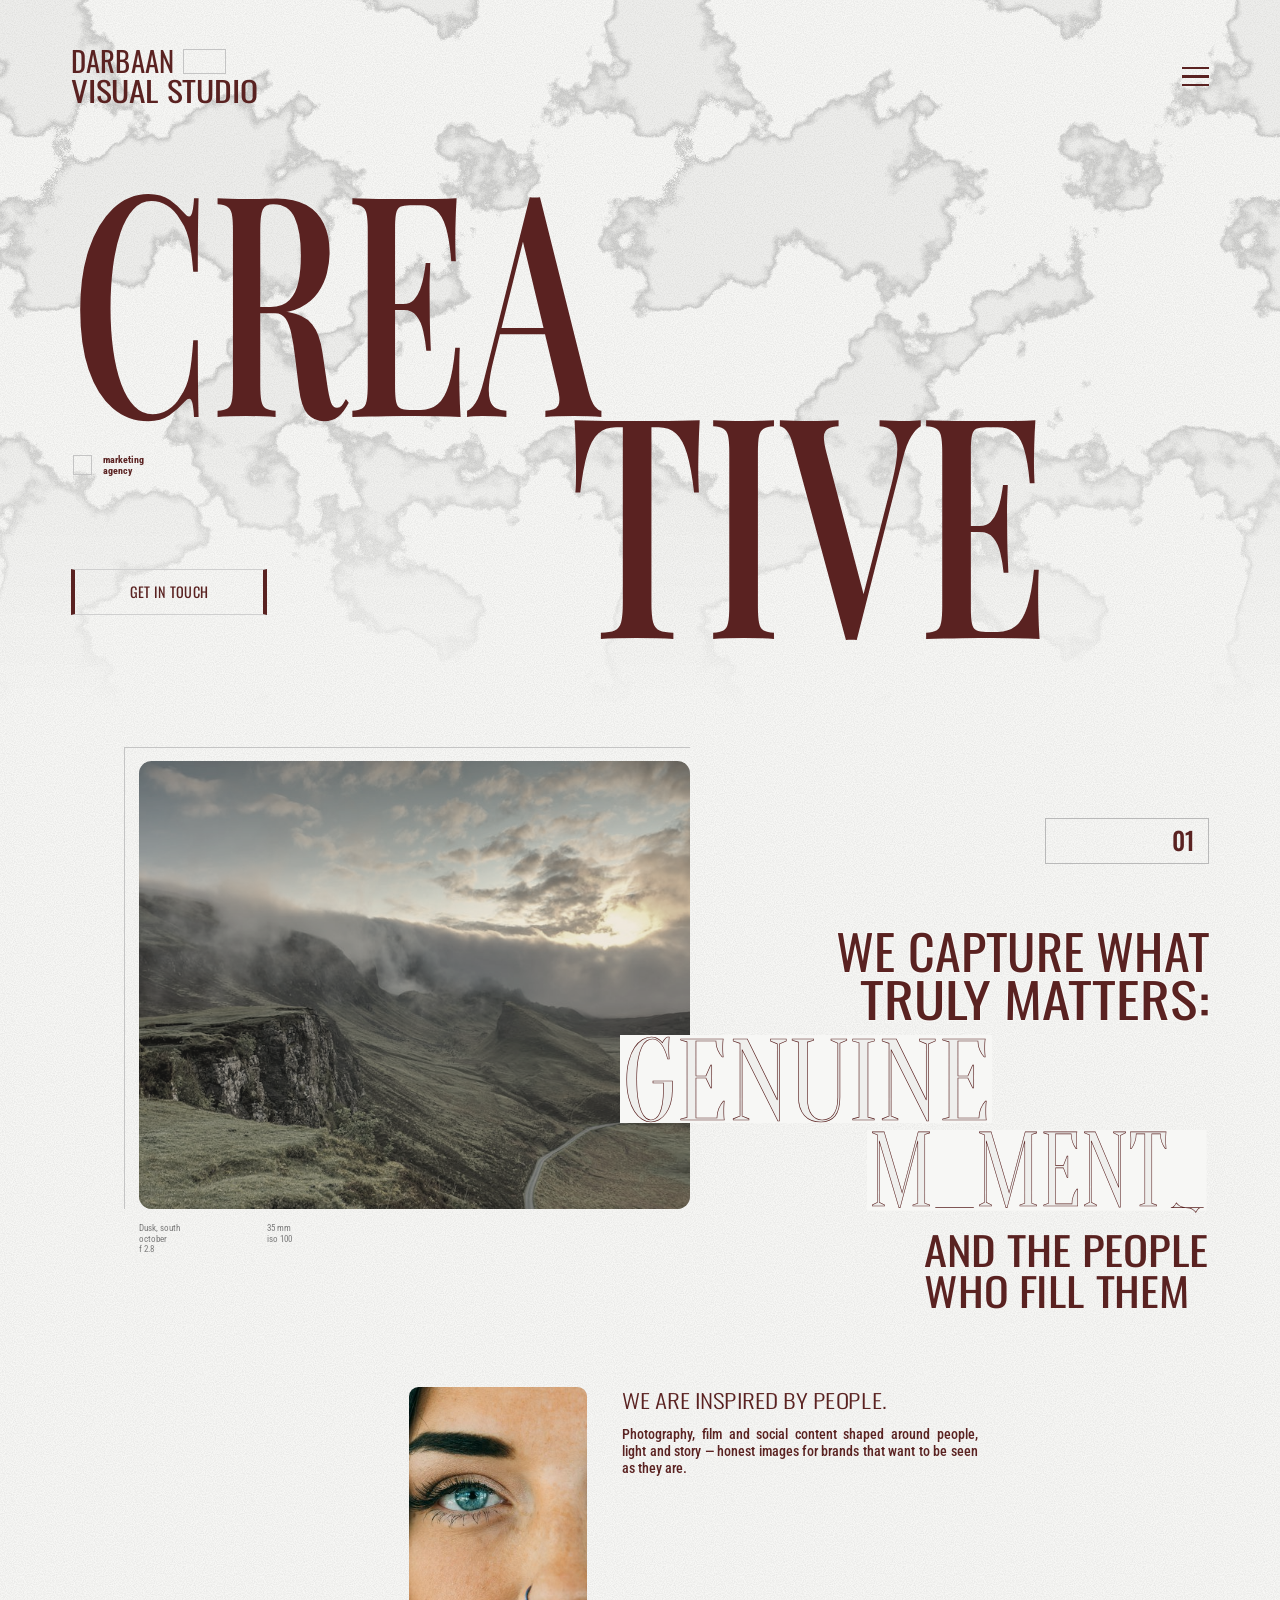
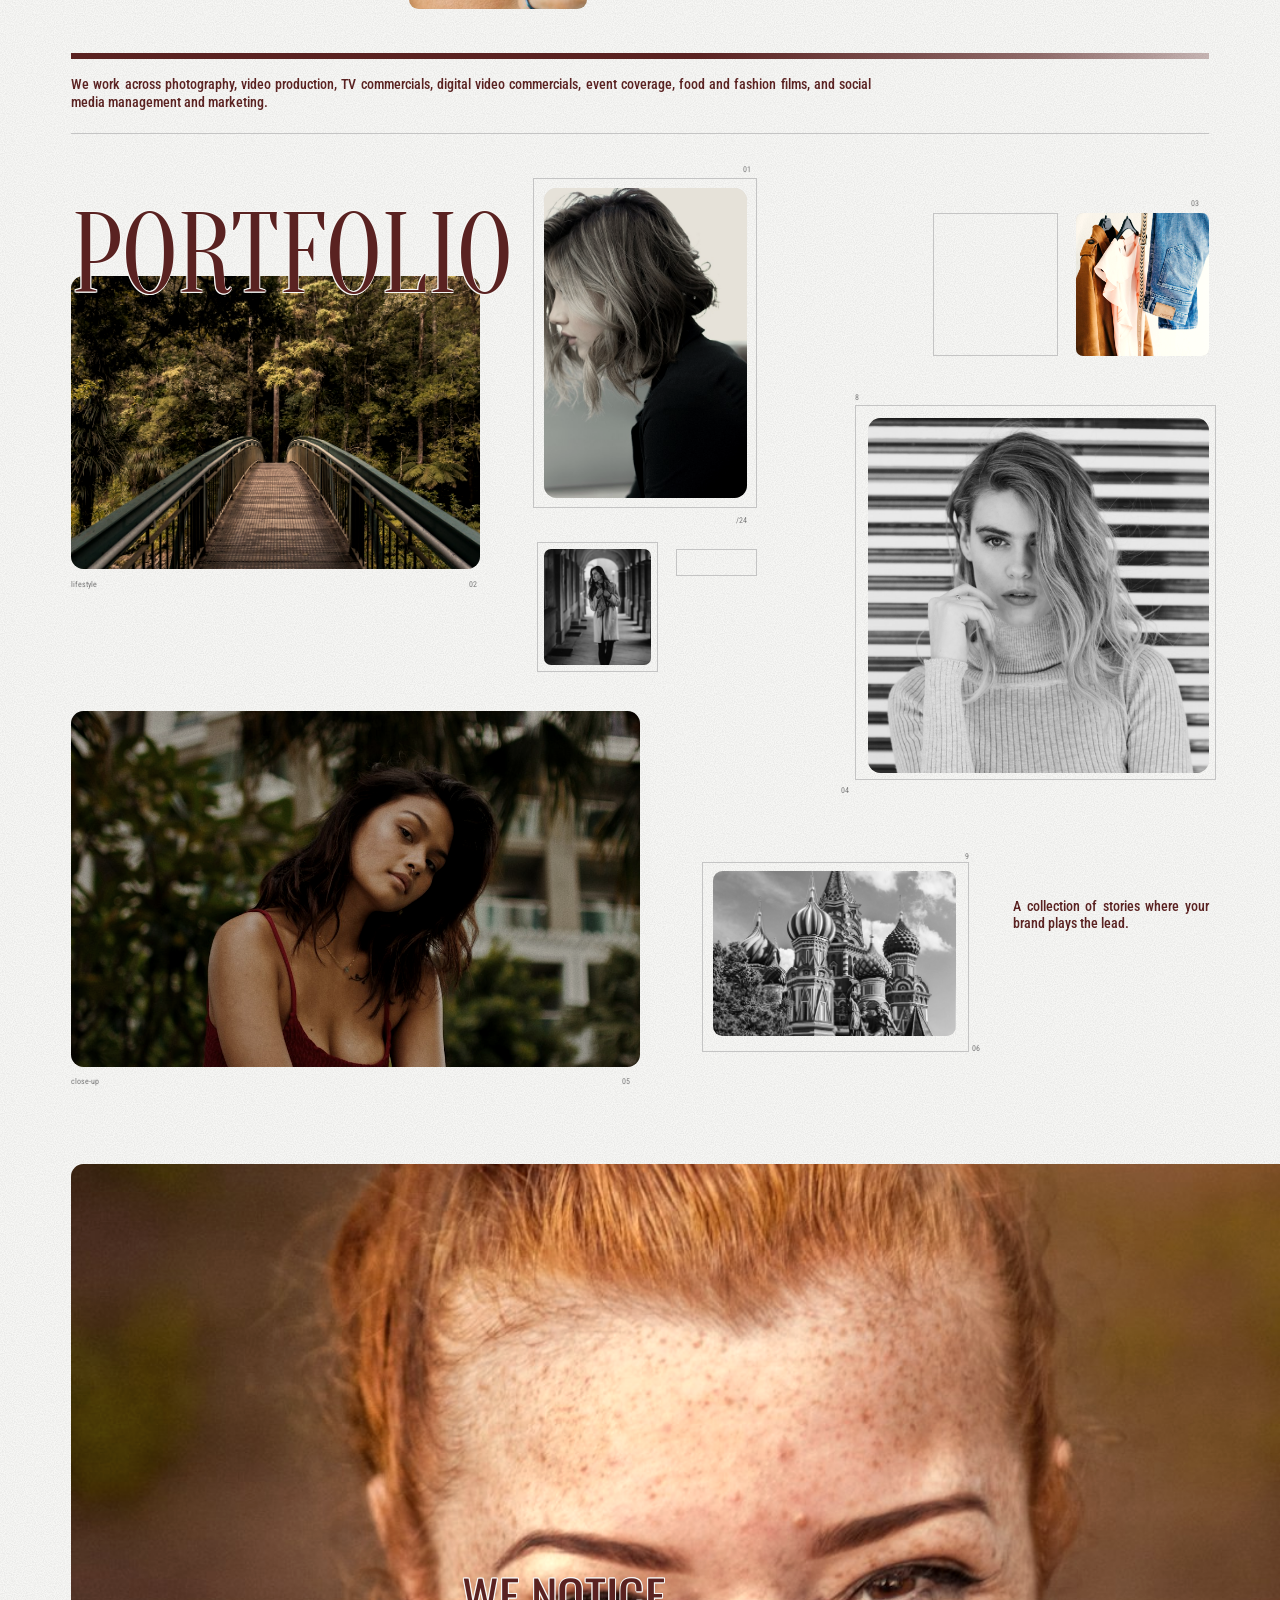
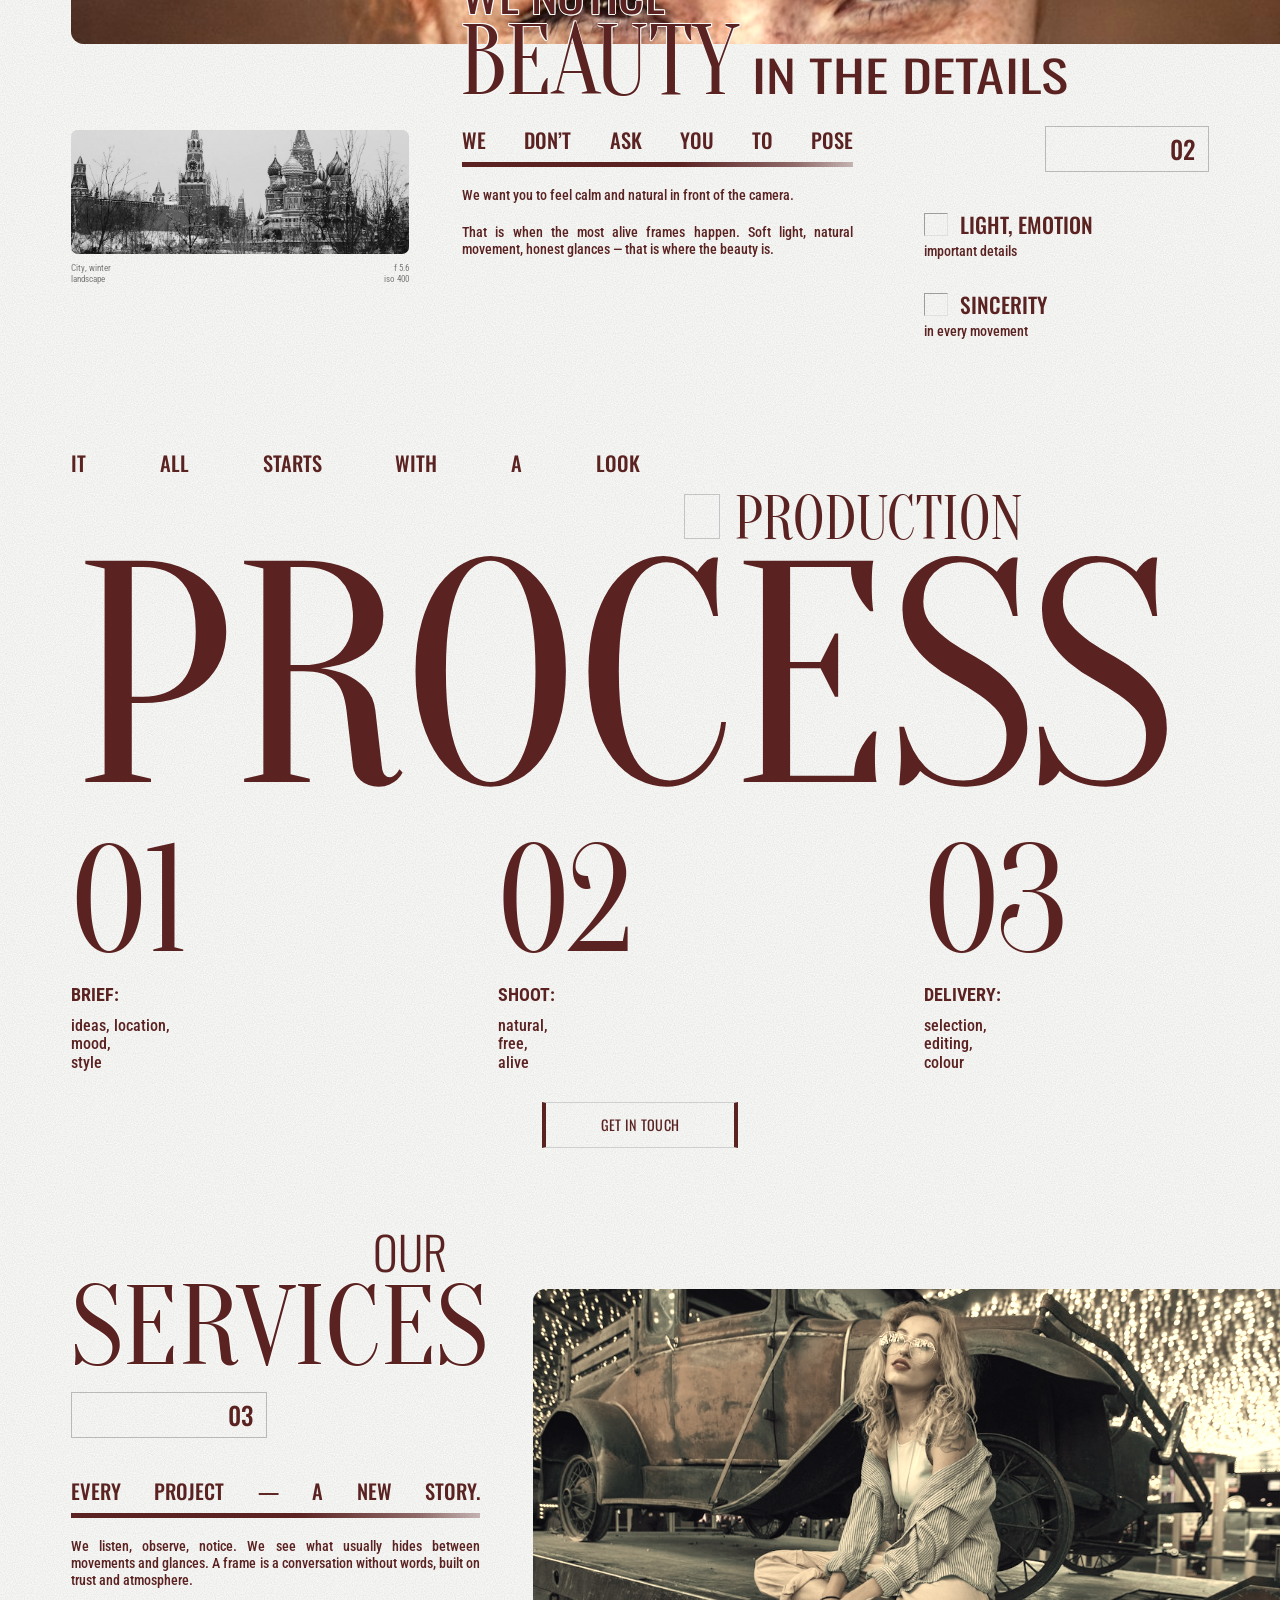
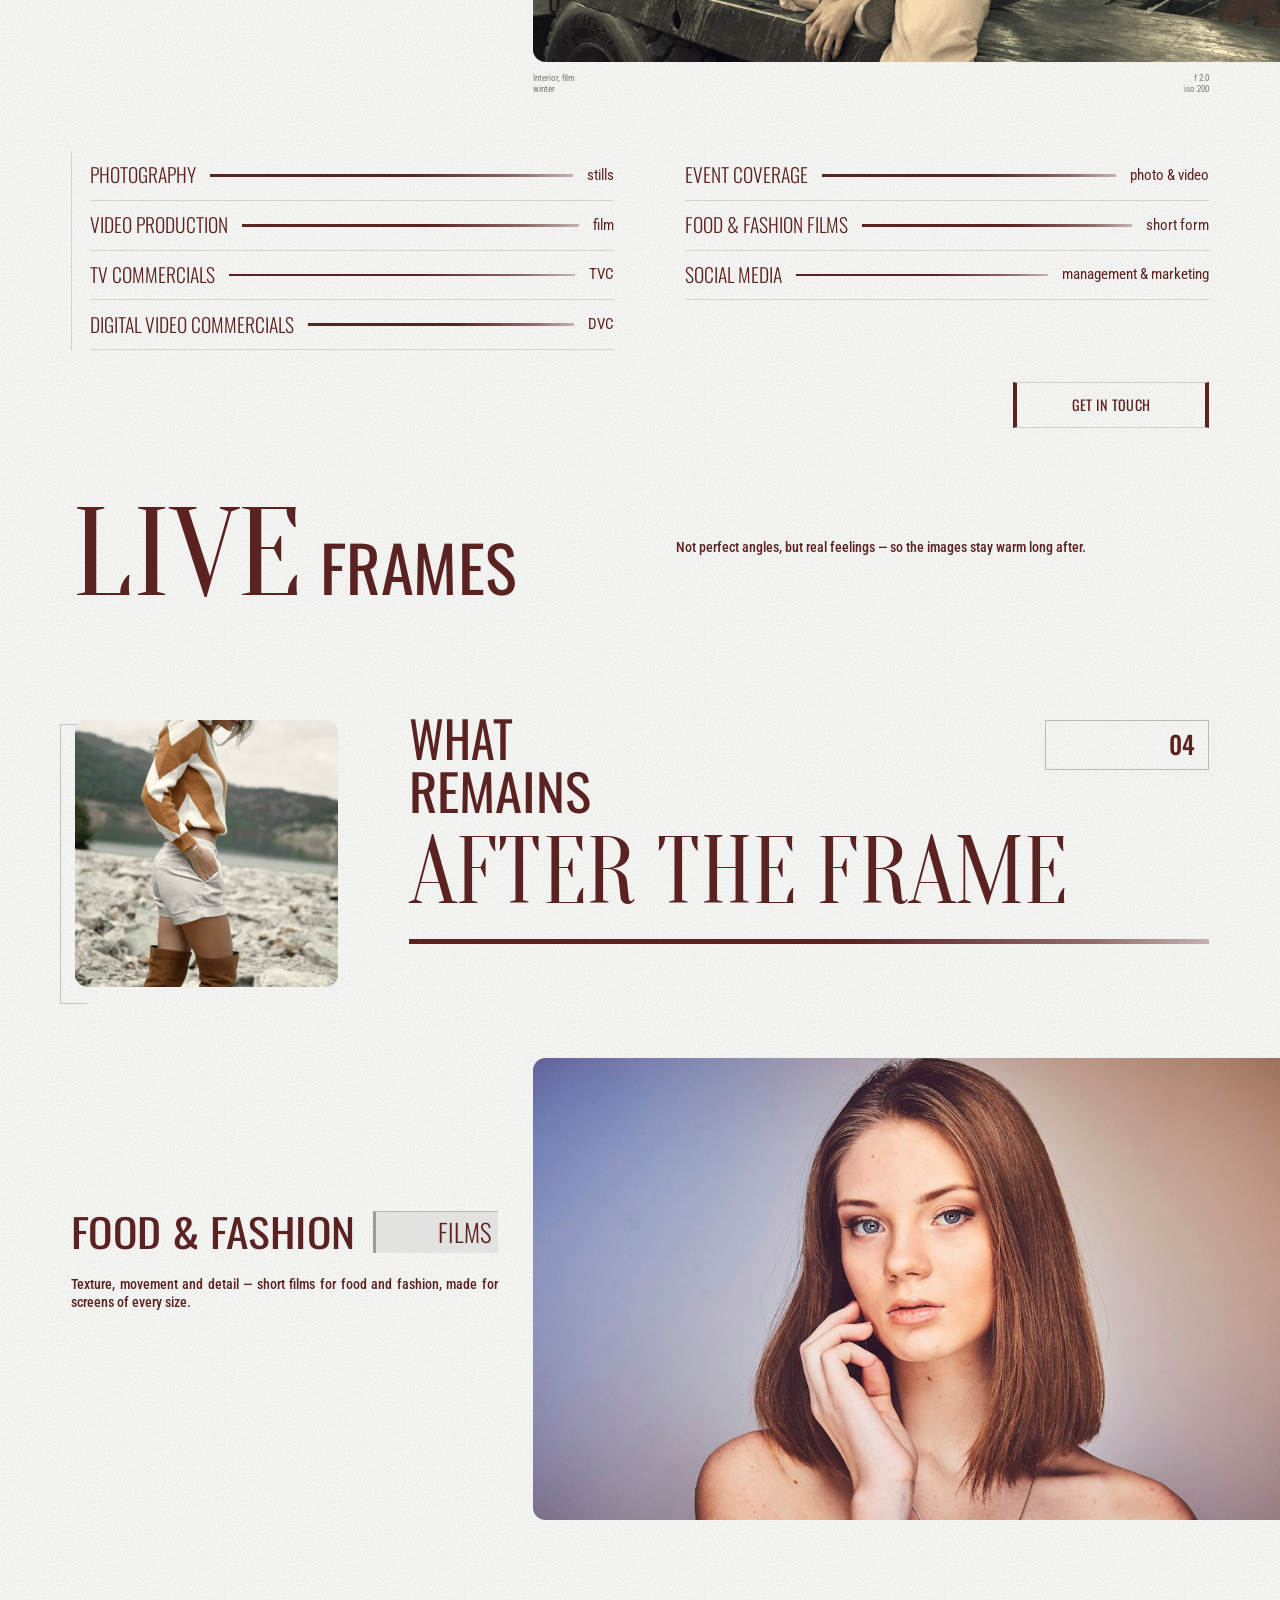
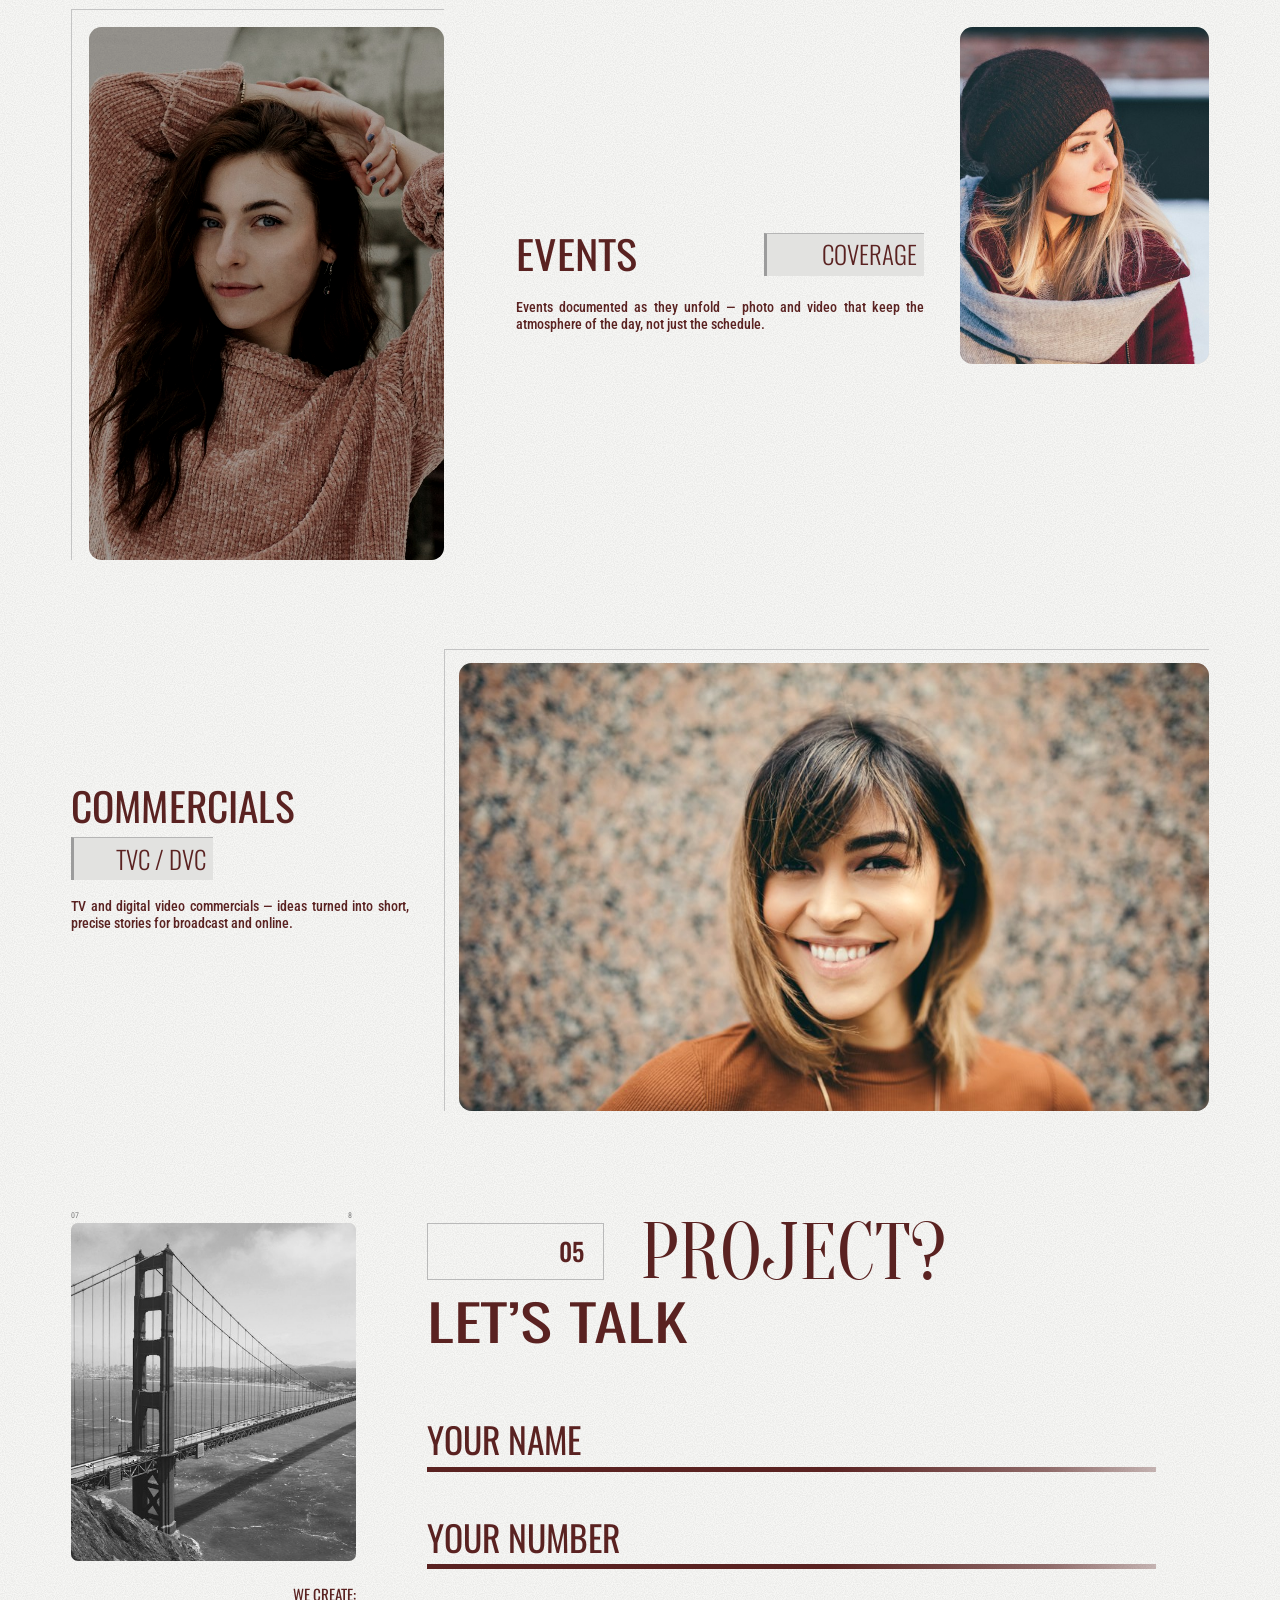
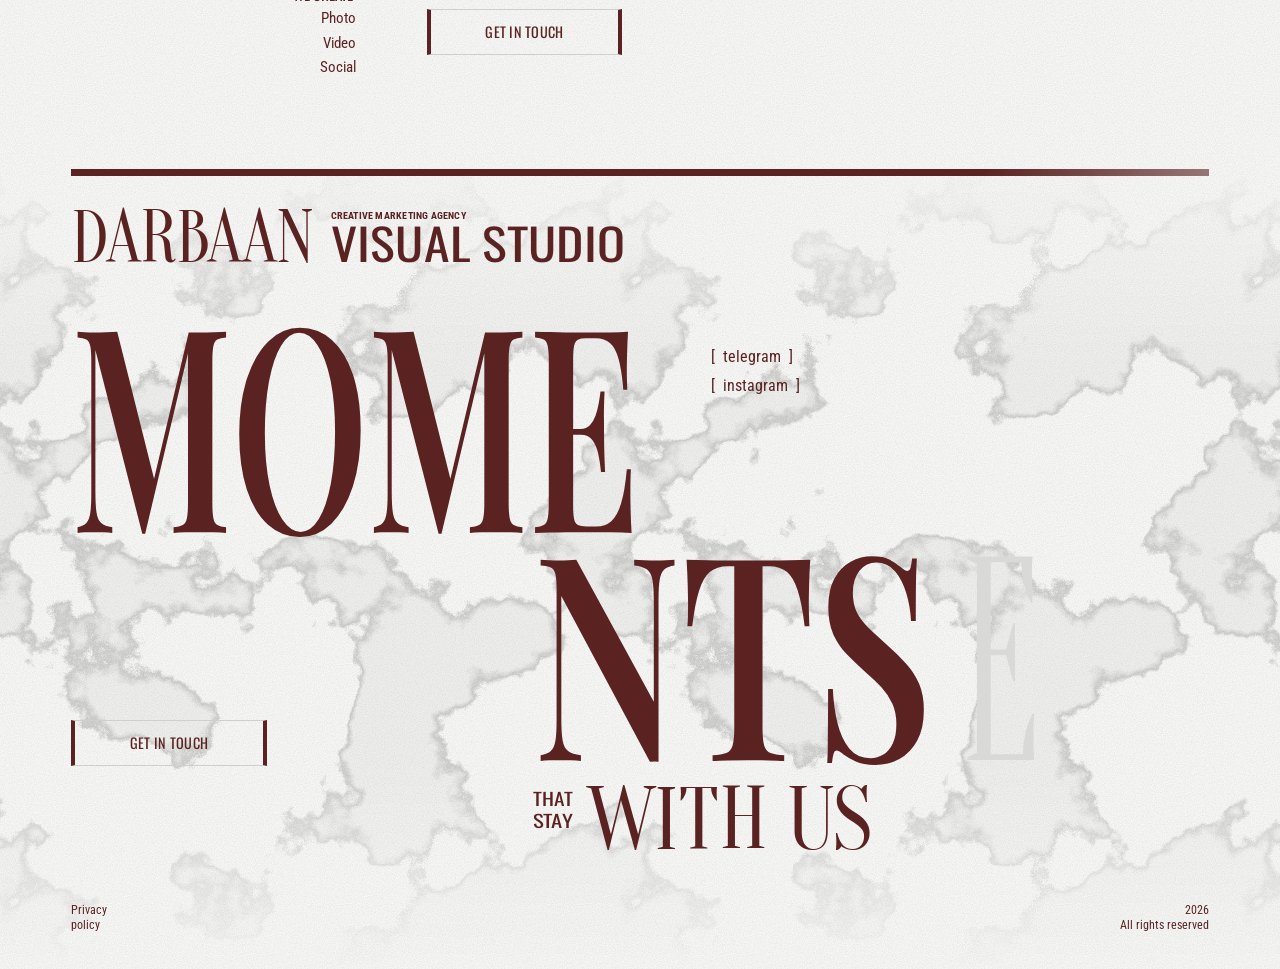
<file: index.html>
<!doctype html>
<html lang="en">
<head>
  <meta charset="utf-8">
  <meta name="viewport" content="width=device-width, initial-scale=1, viewport-fit=cover">
  <title>Darbaan Visual Studio — Creative Marketing Agency</title>
  <meta name="description" content="Darbaan Visual Studio — creative marketing agency. Photography, video production, TV and digital video commercials, event coverage, food and fashion films, social media management and marketing.">
  <meta name="theme-color" content="#F7F7F5">
  <link rel="preconnect" href="https://fonts.googleapis.com">
  <link rel="preconnect" href="https://fonts.gstatic.com" crossorigin>
  <link href="https://fonts.googleapis.com/css2?family=Oranienbaum&family=Oswald:wght@300;400;500&family=Playfair+Display:wght@600&family=Roboto+Condensed:wght@400;500;700&display=swap" rel="stylesheet">
  <link rel="stylesheet" href="css/style.css">
</head>
<body>
<!--
  Layout note: every block is placed on a design artboard.
    Mobile  (< 1024px): 375px artboard,  --x / --y / --w / --h,  section height --sh
    Desktop (≥ 1024px): 1440px artboard, --dx / --dy / --dw / --dh, section height --dsh
  1rem = 10 design px on either artboard and scales with the screen (see css/style.css).
  For headline words (.serif / .heavy / .sans) the y value is the top of the capitals,
  the h value their cap height and the w value the width the word is fitted to.
-->
<div class="page" id="top">

  <!-- ===================== 1. HERO ===================== -->
  <header class="s hero" style="--sh:400;--dsh:800">
    <div class="map" aria-hidden="true"></div>

    <a class="lockup" href="#top" aria-label="Darbaan Visual Studio — home">
      <span class="t sans" style="--x:21;--y:29;--h:18;--w:82;--dx:80;--dy:56;--dh:26;--dw:116">Darbaan</span>
      <span class="t sans" style="--x:21;--y:53;--h:18;--w:143;--dx:80;--dy:90;--dh:26;--dw:210">Visual Studio</span>
    </a>
    <span class="box frame" style="--x:108;--y:28;--w:30;--h:20;--dx:206;--dy:55;--dw:48;--dh:28"></span>

    <button class="burger box" style="--x:341;--y:42;--w:22;--h:16;--dx:1330;--dy:75;--dw:30;--dh:22" type="button" aria-label="Open menu" aria-expanded="false" aria-controls="menu">
      <span></span><span></span><span></span>
    </button>

    <h1 class="sr-only">Darbaan Visual Studio — Creative Marketing Agency</h1>
    <span class="t heavy" style="--x:15;--y:124;--h:95;--w:226;--dx:80;--dy:220;--dh:250;--dw:595" aria-hidden="true">Crea</span>
    <span class="t heavy" style="--x:141;--y:219;--h:92;--w:205;--dx:640;--dy:470;--dh:250;--dw:540" aria-hidden="true">tive</span>

    <span class="box frame" style="--x:22;--y:223;--w:15;--h:15;--dx:82;--dy:512;--dw:22;--dh:22"></span>
    <p class="cap cap--dark cap--b" style="--x:45;--y:222;--dx:116;--dy:511">marketing<br>agency</p>

    <a class="btn box" style="--x:139;--y:341;--w:104;--h:27;--dx:80;--dy:640;--dw:220;--dh:52" href="#contact">Get in touch</a>
  </header>

  <!-- Menu overlay -->
  <nav class="menu" id="menu" aria-label="Navigation" hidden>
    <ol class="menu__list">
      <li><a href="#about"><span>01</span>Studio</a></li>
      <li><a href="#portfolio"><span>—</span>Portfolio</a></li>
      <li><a href="#approach"><span>02</span>Approach</a></li>
      <li><a href="#services"><span>03</span>Services</a></li>
      <li><a href="#work"><span>04</span>Work</a></li>
      <li><a href="#contact"><span>05</span>Contact</a></li>
    </ol>
    <a class="btn menu__btn" href="#contact">Get in touch</a>
  </nav>

  <main>

    <!-- ===================== 2. INTRO ===================== -->
    <section class="s" id="about" style="--sh:550;--dsh:1180">
      <span class="box frame frame--tl" style="--x:25;--y:24;--w:248;--h:231;--dx:140;--dy:40;--dw:636;--dh:520"></span>
      <figure class="box ph" style="--x:33;--y:31;--w:240;--h:223;--dx:156;--dy:56;--dw:620;--dh:504">
        <img src="images/intro.jpg" alt="Mountains and sea at dusk" class="f-muted" style="object-position:50% 60%">
      </figure>

      <span class="box index" style="--x:286;--y:109;--w:74;--h:25;--dx:1176;--dy:120;--dw:184;--dh:52">01</span>

      <h2 class="sr-only">We capture what truly matters: genuine moments and the people who fill them</h2>
      <span class="t sans halo" style="--x:188;--y:148;--h:18;--w:172;--dx:940;--dy:250;--dh:44;--dw:420" aria-hidden="true">We capture what</span>
      <span class="t sans halo" style="--x:200;--y:168;--h:18;--w:160;--dx:968;--dy:304;--dh:44;--dw:392" aria-hidden="true">truly matters:</span>
      <span class="t serif hollow knock" style="--x:103;--y:193;--h:36;--w:164;--dx:700;--dy:368;--dh:92;--dw:419" aria-hidden="true">Genuine</span>
      <span class="t serif hollow knock" style="--x:214;--y:222;--h:32;--w:146;--dx:978;--dy:474;--dh:84;--dw:382" aria-hidden="true">moments</span>
      <span class="t sans" style="--x:161;--y:263;--h:16;--w:142;--dx:1040;--dy:590;--dh:36;--dw:320" aria-hidden="true">and the people</span>
      <span class="t sans" style="--x:161;--y:282;--h:16;--w:132;--dx:1040;--dy:636;--dh:36;--dw:298" aria-hidden="true">who fill them</span>

      <p class="cap" style="--x:33;--y:261;--dx:156;--dy:576">Dusk, south<br>october<br>f 2.8</p>
      <p class="cap" style="--x:124;--y:261;--dx:300;--dy:576">35 mm<br>iso 100</p>

      <figure class="box ph ph--s" style="--x:109;--y:332;--w:76;--h:95;--dx:460;--dy:760;--dw:200;--dh:250">
        <img src="images/eye.jpg" alt="Close-up of an eye" class="zoom-eye">
      </figure>
      <p class="t sans sans--soft" style="--x:195;--y:335;--h:10;--w:165;--dx:700;--dy:768;--dh:18;--dw:298">We are inspired by people.</p>
      <p class="p" style="--x:195;--y:352;--w:165;--dx:700;--dy:804;--dw:400">Photography, film and social content shaped around people, light and story&nbsp;— honest images for brands that want to be seen as they are.</p>

      <span class="box rule" style="--x:21;--y:455;--w:341;--h:5;--dx:80;--dy:1060;--dw:1280;--dh:6"></span>
      <p class="p" style="--x:21;--y:470;--w:341;--dx:80;--dy:1086;--dw:900">We work across photography, video production, TV commercials, digital video commercials, event coverage, food and fashion films, and social media management and marketing.</p>
      <span class="box hair" style="--x:21;--y:536;--w:341;--h:1;--dx:80;--dy:1150;--dw:1280;--dh:1"></span>
    </section>

    <!-- ===================== 3. PORTFOLIO ===================== -->
    <section class="s" id="portfolio" style="--sh:1125;--dsh:1090">
      <span class="box frame" style="--x:103;--y:15;--w:116;--h:178;--dx:600;--dy:20;--dw:252;--dh:372"></span>
      <span class="num" style="--x:211;--y:6;--dx:836;--dy:6">01</span>
      <figure class="box ph" style="--x:109;--y:24;--w:97;--h:163;--dx:612;--dy:32;--dw:228;--dh:348">
        <img src="images/pf-1.jpg" alt="Portrait in profile" class="f-dark" style="object-position:40% 30%">
      </figure>
      <span class="num" style="--x:209;--y:196;--dx:828;--dy:400">/24</span>

      <span class="box frame" style="--x:238;--y:157;--w:63;--h:68;--dx:604;--dy:430;--dw:136;--dh:146"></span>
      <figure class="box ph ph--xs" style="--x:241;--y:160;--w:57;--h:62;--dx:612;--dy:438;--dw:120;--dh:130">
        <img src="images/pf-2.jpg" alt="Figure in a coat on a city street" class="f-bw" style="object-position:50% 35%">
      </figure>
      <span class="box frame" style="--x:240;--y:235;--w:54;--h:15;--dx:760;--dy:438;--dw:92;--dh:30"></span>

      <span class="num" style="--x:21;--y:224;--dx:528;--dy:472">02</span>
      <figure class="box ph" style="--x:21;--y:234;--w:201;--h:145;--dx:80;--dy:130;--dw:460;--dh:330">
        <img src="images/pf-3.jpg" alt="Autumn forest" class="f-autumn">
      </figure>
      <span class="num" style="--x:21;--y:383;--dx:80;--dy:472">lifestyle</span>

      <h2 class="t serif halo" style="--x:125;--y:365;--h:28;--w:170;--dx:80;--dy:60;--dh:90;--dw:496">Portfolio</h2>

      <span class="box frame" style="--x:243;--y:416;--w:55;--h:62;--dx:1050;--dy:60;--dw:140;--dh:160"></span>
      <span class="num" style="--x:345;--y:406;--dx:1340;--dy:44">03</span>
      <figure class="box ph ph--xs" style="--x:306;--y:416;--w:54;--h:62;--dx:1210;--dy:60;--dw:150;--dh:160">
        <img src="images/pf-4.jpg" alt="Warm interior detail" class="f-warm">
      </figure>

      <span class="box frame" style="--x:102;--y:495;--w:262;--h:270;--dx:962;--dy:276;--dw:406;--dh:422"></span>
      <span class="num" style="--x:102;--y:486;--dx:962;--dy:262">8</span>
      <figure class="box ph" style="--x:112;--y:503;--w:248;--h:257;--dx:976;--dy:290;--dw:384;--dh:400">
        <img src="images/pf-5.jpg" alt="Black and white portrait" class="f-bw" style="object-position:50% 30%">
      </figure>
      <span class="num" style="--x:96;--y:768;--dx:946;--dy:704">04</span>

      <figure class="box ph" style="--x:21;--y:826;--w:252;--h:170;--dx:80;--dy:620;--dw:640;--dh:400">
        <img src="images/pf-6.jpg" alt="Portrait in warm light" class="f-dark" style="object-position:50% 30%">
      </figure>
      <span class="num" style="--x:21;--y:1000;--dx:80;--dy:1032">close-up</span>
      <span class="num" style="--x:262;--y:1000;--dx:700;--dy:1032">05</span>

      <span class="box frame" style="--x:192;--y:1012;--w:128;--h:91;--dx:790;--dy:790;--dw:300;--dh:214"></span>
      <span class="num" style="--x:318;--y:1004;--dx:1086;--dy:778">9</span>
      <figure class="box ph ph--s" style="--x:197;--y:1016;--w:113;--h:77;--dx:802;--dy:800;--dw:274;--dh:186">
        <img src="images/pf-7.jpg" alt="City architecture" class="f-bw">
      </figure>
      <span class="num" style="--x:322;--y:1092;--dx:1094;--dy:994">06</span>

      <p class="p" style="--x:108;--y:776;--w:120;--dx:1140;--dy:830;--dw:220">A collection of stories where your brand plays the lead.</p>
    </section>

    <!-- ===================== 4. APPROACH ===================== -->
    <section class="s" id="approach" style="--sh:645;--dsh:960">
      <figure class="box ph ph--bleed bleed" style="--x:15;--y:32;--w:360;--h:218;--dx:80;--dy:40;--dw:1360;--dh:540">
        <img src="images/beauty.jpg" alt="Freckled face in warm light" class="f-warm" style="object-position:50% 40%">
      </figure>

      <h2 class="sr-only">We notice beauty in the details</h2>
      <span class="t sans halo" style="--x:103;--y:223;--h:17;--w:100;--dx:520;--dy:506;--dh:40;--dw:229" aria-hidden="true">We notice</span>
      <span class="t serif halo" style="--x:101;--y:240;--h:33;--w:129;--dx:516;--dy:556;--dh:80;--dw:312" aria-hidden="true">beauty</span>
      <span class="t sans" style="--x:236;--y:256;--h:17;--w:135;--dx:846;--dy:596;--dh:40;--dw:356" aria-hidden="true">in the details</span>

      <p class="spread sans-s" style="--x:102;--y:283;--w:175;--dx:520;--dy:676;--dw:440">We don’t ask you to pose</p>
      <span class="box index" style="--x:291;--y:281;--w:79;--h:27;--dx:1176;--dy:672;--dw:184;--dh:52">02</span>
      <span class="box rule" style="--x:102;--y:303;--w:175;--h:4;--dx:520;--dy:712;--dw:440;--dh:6"></span>

      <p class="p" style="--x:102;--y:320;--w:175;--dx:520;--dy:740;--dw:440">We want you to feel calm and natural in front of the camera.</p>
      <p class="p" style="--x:102;--y:372;--w:175;--dx:520;--dy:782;--dw:440">That is when the most alive frames happen. Soft light, natural movement, honest glances&nbsp;— that is where the beauty is.</p>

      <ul class="values">
        <li class="value" style="--x:7;--y:462;--dx:1040;--dy:770">
          <span class="value__box" aria-hidden="true"></span>
          <span class="value__title">Light, emotion</span>
          <span class="value__sub">important details</span>
        </li>
        <li class="value value--r" style="--x:157;--y:462;--dx:1040;--dy:860">
          <span class="value__box" aria-hidden="true"></span>
          <span class="value__title">Sincerity</span>
          <span class="value__sub">in every movement</span>
        </li>
      </ul>

      <figure class="box ph ph--xs" style="--x:7;--y:522;--w:271;--h:73;--dx:80;--dy:676;--dw:380;--dh:140">
        <img src="images/kremlin.jpg" alt="City skyline in winter" class="f-bw" style="object-position:50% 55%">
      </figure>
      <p class="cap" style="--x:7;--y:598;--dx:80;--dy:826">City, winter<br>landscape</p>
      <p class="cap cap--r" style="--x:218;--y:598;--w:60;--dx:400;--dy:826;--dw:60">f 5.6<br>iso 400</p>
    </section>

    <!-- ===================== 5. PROCESS ===================== -->
    <section class="s" id="process" style="--sh:420;--dsh:900">
      <div class="map map--process" aria-hidden="true"></div>

      <p class="spread sans-s sans-s--l" style="--x:7;--y:55;--w:270;--dx:80;--dy:80;--dw:640">It all starts with a look</p>
      <span class="box frame" style="--x:172;--y:75;--w:22;--h:25;--dx:770;--dy:126;--dw:40;--dh:50"></span>
      <h2 class="sr-only">Production process</h2>
      <span class="t serif" style="--x:200;--y:77;--h:25;--w:163;--dx:826;--dy:126;--dh:50;--dw:325" aria-hidden="true">Production</span>
      <span class="t serif" style="--x:5;--y:107;--h:77;--w:365;--dx:80;--dy:200;--dh:250;--dw:1240" aria-hidden="true">Process</span>

      <ol class="steps">
        <li>
          <span class="t serif" style="--x:15;--y:207;--h:55;--w:60;--dx:80;--dy:520;--dh:120;--dw:130" aria-hidden="true">01</span>
          <div class="step" style="--x:7;--y:284;--w:90;--dx:80;--dy:680;--dw:300">
            <h3>Brief:</h3>
            <p>ideas, location,<br>mood,<br>style</p>
          </div>
        </li>
        <li>
          <span class="t serif" style="--x:150;--y:207;--h:55;--w:70;--dx:560;--dy:520;--dh:120;--dw:150" aria-hidden="true">02</span>
          <div class="step" style="--x:150;--y:284;--w:90;--dx:560;--dy:680;--dw:300">
            <h3>Shoot:</h3>
            <p>natural,<br>free,<br>alive</p>
          </div>
        </li>
        <li>
          <span class="t serif" style="--x:287;--y:207;--h:55;--w:75;--dx:1040;--dy:520;--dh:120;--dw:160" aria-hidden="true">03</span>
          <div class="step" style="--x:290;--y:284;--w:84;--dx:1040;--dy:680;--dw:300">
            <h3>Delivery:</h3>
            <p>selection,<br>editing,<br>colour</p>
          </div>
        </li>
      </ol>

      <a class="btn box" style="--x:134;--y:362;--w:111;--h:30;--dx:610;--dy:810;--dw:220;--dh:52" href="#contact">Get in touch</a>
    </section>

    <!-- ===================== 6. SERVICES ===================== -->
    <section class="s" id="services" style="--sh:545;--dsh:980">
      <figure class="box ph ph--bleed bleed" style="--x:102;--y:72;--w:273;--h:105;--dx:600;--dy:120;--dw:840;--dh:420">
        <img src="images/formats.jpg" alt="Vintage-toned frame" class="f-sepia" style="object-position:50% 40%">
      </figure>

      <h2 class="sr-only">Our services</h2>
      <span class="t sans sans--soft" style="--x:100;--y:52;--h:20;--w:40;--dx:420;--dy:60;--dh:42;--dw:84" aria-hidden="true">Our</span>
      <span class="t serif halo" style="--x:10;--y:75;--h:31;--w:165;--dx:80;--dy:116;--dh:90;--dw:468" aria-hidden="true">Services</span>
      <span class="box index" style="--x:7;--y:115;--w:80;--h:23;--dx:80;--dy:236;--dw:220;--dh:52">03</span>

      <p class="cap" style="--x:102;--y:180;--dx:600;--dy:552">Interior, film<br>winter</p>
      <p class="cap cap--r" style="--x:310;--y:180;--w:60;--dx:1300;--dy:552;--dw:60">f 2.0<br>iso 200</p>

      <p class="spread sans-s sans-s--l" style="--x:102;--y:210;--w:270;--dx:80;--dy:336;--dw:460">Every project&nbsp;— a new story.</p>
      <span class="box rule" style="--x:102;--y:236;--w:270;--h:5;--dx:80;--dy:372;--dw:460;--dh:6"></span>
      <p class="p" style="--x:102;--y:257;--w:270;--dx:80;--dy:400;--dw:460">We listen, observe, notice. We see what usually hides between movements and glances. A frame is a conversation without words, built on trust and atmosphere.</p>

      <ul class="prices box" style="--x:102;--y:317;--w:270;--h:175;--dx:80;--dy:640;--dw:1280;--dh:224">
        <li><span class="prices__k">Photography</span><span class="prices__line"></span><span class="prices__v">stills</span></li>
        <li><span class="prices__k">Video production</span><span class="prices__line"></span><span class="prices__v">film</span></li>
        <li><span class="prices__k">TV commercials</span><span class="prices__line"></span><span class="prices__v">TVC</span></li>
        <li><span class="prices__k">Digital video commercials</span><span class="prices__line"></span><span class="prices__v">DVC</span></li>
        <li><span class="prices__k">Event coverage</span><span class="prices__line"></span><span class="prices__v">photo &amp; video</span></li>
        <li><span class="prices__k">Food &amp; fashion films</span><span class="prices__line"></span><span class="prices__v">short form</span></li>
        <li><span class="prices__k">Social media</span><span class="prices__line"></span><span class="prices__v">management &amp; marketing</span></li>
      </ul>

      <a class="btn box" style="--x:259;--y:502;--w:113;--h:32;--dx:1140;--dy:900;--dw:220;--dh:52" href="#contact">Get in touch</a>
    </section>

    <!-- ===================== 7. LIVE FRAMES ===================== -->
    <section class="s" style="--sh:150;--dsh:260">
      <h2 class="sr-only">Live frames</h2>
      <span class="t serif" style="--x:5;--y:5;--h:35;--w:95;--dx:80;--dy:60;--dh:100;--dw:260" aria-hidden="true">Live</span>
      <span class="t sans" style="--x:108;--y:17;--h:20;--w:76;--dx:360;--dy:102;--dh:58;--dw:221" aria-hidden="true">frames</span>
      <p class="p" style="--x:5;--y:45;--w:273;--dx:760;--dy:96;--dw:520">Not perfect angles, but real feelings&nbsp;— so the images stay warm long after.</p>
    </section>

    <!-- ===================== 8. WORK ===================== -->
    <section class="s" id="work" style="--sh:1490;--dsh:2340">
      <h2 class="sr-only">What remains after the frame</h2>
      <span class="t sans" style="--x:131;--y:6;--h:20;--w:52;--dx:460;--dy:40;--dh:46;--dw:117" aria-hidden="true">What</span>
      <span class="t sans" style="--x:131;--y:32;--h:18;--w:85;--dx:460;--dy:100;--dh:46;--dw:205" aria-hidden="true">remains</span>
      <span class="t serif" style="--x:131;--y:64;--h:26;--w:241;--dx:460;--dy:170;--dh:76;--dw:741" aria-hidden="true">after the frame</span>
      <span class="box index" style="--x:289;--y:7;--w:83;--h:28;--dx:1176;--dy:40;--dw:184;--dh:56">04</span>
      <span class="box rule" style="--x:131;--y:100;--w:241;--h:5;--dx:460;--dy:286;--dw:900;--dh:6"></span>

      <span class="box frame frame--bracket" style="--x:7;--y:32;--w:13;--h:128;--dx:68;--dy:44;--dw:30;--dh:316"></span>
      <figure class="box ph" style="--x:15;--y:30;--w:113;--h:120;--dx:84;--dy:40;--dw:296;--dh:300">
        <img src="images/after.jpg" alt="Frame outdoors" class="f-warm" style="object-position:50% 75%">
      </figure>

      <!-- Food & fashion films -->
      <article>
        <figure class="box ph ph--bleed bleed" style="--x:102;--y:170;--w:273;--h:207;--dx:600;--dy:420;--dw:840;--dh:520">
          <img src="images/lera.jpg" alt="Fashion portrait" style="object-position:50% 30%">
        </figure>
        <h3 class="t sans" style="--x:102;--y:390;--h:18;--w:160;--dx:80;--dy:600;--dh:36;--dw:320">Food &amp; fashion</h3>
        <span class="box tag" style="--x:285;--y:385;--w:87;--h:25;--dx:420;--dy:592;--dw:140;--dh:48">Films</span>
        <p class="p" style="--x:102;--y:419;--w:270;--dx:80;--dy:666;--dw:480">Texture, movement and detail&nbsp;— short films for food and fashion, made for screens of every size.</p>
      </article>

      <!-- Event coverage -->
      <article>
        <span class="box frame frame--tl" style="--x:17;--y:510;--w:173;--h:275;--dx:80;--dy:1040;--dw:420;--dh:620"></span>
        <figure class="box ph" style="--x:30;--y:520;--w:157;--h:257;--dx:100;--dy:1060;--dw:400;--dh:600">
          <img src="images/vika.jpg" alt="Portrait at an event" class="f-dark" style="object-position:50% 40%">
        </figure>
        <h3 class="t sans" style="--x:197;--y:620;--h:17;--w:65;--dx:580;--dy:1300;--dh:36;--dw:137">Events</h3>
        <span class="box tag" style="--x:285;--y:616;--w:82;--h:23;--dx:860;--dy:1292;--dw:180;--dh:48">Coverage</span>
        <p class="p" style="--x:197;--y:648;--w:171;--dx:580;--dy:1366;--dw:460">Events documented as they unfold&nbsp;— photo and video that keep the atmosphere of the day, not just the schedule.</p>
        <figure class="box ph" style="--x:199;--y:740;--w:169;--h:128;--dx:1080;--dy:1060;--dw:280;--dh:380">
          <img src="images/vika-2.jpg" alt="Outdoor portrait in winter" style="object-position:50% 30%">
        </figure>
      </article>

      <!-- Commercials -->
      <article>
        <span class="box frame frame--tl" style="--x:17;--y:929;--w:351;--h:469;--dx:500;--dy:1760;--dw:860;--dh:520"></span>
        <figure class="box ph" style="--x:31;--y:940;--w:336;--h:459;--dx:516;--dy:1776;--dw:844;--dh:504">
          <img src="images/anzhela.jpg" alt="Portrait for a commercial" class="f-warm" style="object-position:50% 30%">
        </figure>
        <h3 class="t sans" style="--x:17;--y:1410;--h:17;--w:119;--dx:80;--dy:1920;--dh:36;--dw:252">Commercials</h3>
        <span class="box tag" style="--x:270;--y:1406;--w:98;--h:24;--dx:80;--dy:1972;--dw:160;--dh:48">TVC / DVC</span>
        <p class="p" style="--x:17;--y:1436;--w:351;--dx:80;--dy:2040;--dw:380">TV and digital video commercials&nbsp;— ideas turned into short, precise stories for broadcast and online.</p>
      </article>
    </section>

    <!-- ===================== 9. CONTACT ===================== -->
    <section class="s" id="contact" style="--sh:430;--dsh:640">
      <span class="box index index--l" style="--x:109;--y:57;--w:78;--h:28;--dx:480;--dy:66;--dw:200;--dh:64">05</span>
      <h2 class="sr-only">Project? Let’s talk</h2>
      <span class="t serif" style="--x:212;--y:57;--h:28;--w:150;--dx:720;--dy:66;--dh:64;--dw:343" aria-hidden="true">Project?</span>
      <span class="t sans" style="--x:109;--y:89;--h:18;--w:120;--dx:480;--dy:156;--dh:46;--dw:293" aria-hidden="true">Let’s talk</span>

      <span class="num" style="--x:19;--y:100;--dx:80;--dy:52">07</span>
      <span class="num" style="--x:93;--y:100;--dx:392;--dy:52">8</span>
      <figure class="box ph ph--xs" style="--x:19;--y:109;--w:79;--h:95;--dx:80;--dy:66;--dw:320;--dh:380">
        <img src="images/city.jpg" alt="Bridge and city" class="f-bw">
      </figure>
      <p class="cities" style="--x:0;--y:210;--w:98;--dx:80;--dy:470;--dw:320">
        <span>We create:</span>
        Photo<br>Video<br>Social
      </p>

      <form class="form" novalidate>
        <label class="field box" style="--x:109;--y:235;--w:259;--h:46;--dx:480;--dy:262;--dw:820;--dh:84">
          <span class="sr-only">Your name</span>
          <input type="text" name="name" placeholder="Your name" autocomplete="name" required>
        </label>
        <label class="field box" style="--x:109;--y:288;--w:259;--h:46;--dx:480;--dy:372;--dw:820;--dh:84">
          <span class="sr-only">Your number</span>
          <input type="tel" name="phone" placeholder="Your number" autocomplete="tel" inputmode="tel" required>
        </label>
        <button class="btn box" style="--x:109;--y:349;--w:107;--h:29;--dx:480;--dy:500;--dw:220;--dh:52" type="submit">Get in touch</button>
        <p class="form__status" style="--x:225;--y:350;--w:143;--dx:730;--dy:512;--dw:420" role="status" aria-live="polite"></p>
      </form>
    </section>

  </main>

  <!-- ===================== 10. FOOTER ===================== -->
  <footer class="s foot" style="--sh:422;--dsh:940">
    <div class="map map--foot" aria-hidden="true"></div>
    <span class="box rule rule--solid" style="--x:17;--y:22;--w:351;--h:6;--dx:80;--dy:40;--dw:1280;--dh:8"></span>

    <span class="t serif" style="--x:20;--y:45;--h:32;--w:140;--dx:80;--dy:86;--dh:60;--dw:273">Darbaan</span>
    <span class="cap cap--dark cap--up cap--b" style="--x:166;--y:45;--dx:372;--dy:86">creative marketing agency</span>
    <span class="t sans" style="--x:166;--y:55;--h:22;--w:180;--dx:372;--dy:106;--dh:40;--dw:331">Visual Studio</span>

    <span class="t heavy" style="--x:20;--y:90;--h:68;--w:195;--dx:80;--dy:220;--dh:230;--dw:640" aria-hidden="true">Mome</span>
    <span class="t heavy" style="--x:180;--y:160;--h:70;--w:140;--dx:600;--dy:476;--dh:230;--dw:450" aria-hidden="true">nts</span>
    <span class="t serif ghost" style="--x:330;--y:160;--h:70;--w:24;--dx:1080;--dy:476;--dh:230;--dw:90" aria-hidden="true">e</span>
    <span class="sr-only">Moments that stay with us</span>

    <ul class="social" style="--x:257;--y:83;--dx:800;--dy:236">
      <li><a href="https://t.me/" target="_blank" rel="noopener">[&nbsp;&nbsp;telegram&nbsp;&nbsp;]</a></li>
      <li><a href="https://instagram.com/" target="_blank" rel="noopener">[&nbsp;&nbsp;instagram&nbsp;&nbsp;]</a></li>
    </ul>

    <p class="t sans sans--tiny" style="--x:205;--y:238;--h:8;--w:22;--dx:600;--dy:742;--dh:16;--dw:44" aria-hidden="true">that</p>
    <p class="t sans sans--tiny" style="--x:205;--y:250;--h:8;--w:22;--dx:600;--dy:766;--dh:16;--dw:44" aria-hidden="true">stay</p>
    <span class="t serif" style="--x:235;--y:235;--h:32;--w:133;--dx:660;--dy:736;--dh:70;--dw:320" aria-hidden="true">with us</span>

    <a class="btn box" style="--x:180;--y:287;--w:109;--h:29;--dx:80;--dy:660;--dw:220;--dh:52" href="#contact">Get in touch</a>

    <a class="legal" style="--x:17;--y:338;--dx:80;--dy:866" href="privacy.html">Privacy<br>policy</a>
    <p class="legal legal--r" style="--x:246;--y:338;--w:122;--dx:1100;--dy:866;--dw:260"><span class="js-year">2026</span><br>All rights reserved</p>
  </footer>

</div>

<script src="js/main.js"></script>
</body>
</html>
</file>
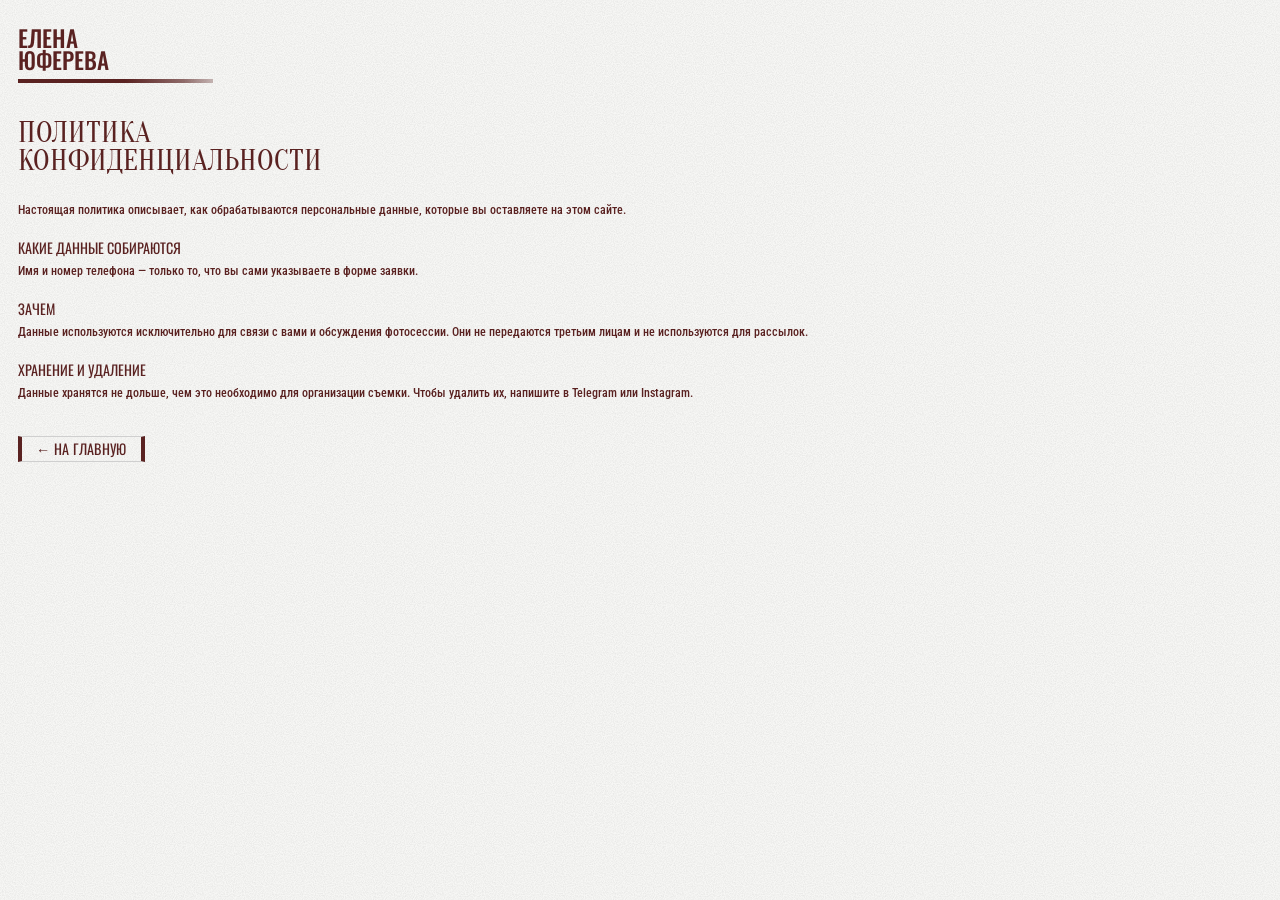
<file: privacy.html>
<!doctype html>
<html lang="ru">
<head>
  <meta charset="utf-8">
  <meta name="viewport" content="width=device-width, initial-scale=1, viewport-fit=cover">
  <title>Политика конфиденциальности — Елена Юферева</title>
  <meta name="theme-color" content="#F7F7F5">
  <link rel="preconnect" href="https://fonts.googleapis.com">
  <link rel="preconnect" href="https://fonts.gstatic.com" crossorigin>
  <link href="https://fonts.googleapis.com/css2?family=Oranienbaum&family=Oswald:wght@300;400&family=Roboto+Condensed:wght@400;500&display=swap" rel="stylesheet">
  <link rel="stylesheet" href="css/style.css">
  <style>
    .legal-page { padding: 3rem 2rem 4rem; }
    .legal-page .lockup-s { font-family: var(--sans); font-size: 2.6rem; line-height: .95; text-transform: uppercase; display: inline-block; }
    .legal-page .bar { height: .4rem; width: 22rem; background: var(--rule); margin: .8rem 0 4rem; }
    .legal-page h1 { font-family: var(--serif); font-size: 3.4rem; line-height: .95; text-transform: uppercase; margin-bottom: 3rem; }
    .legal-page h2 { font-family: var(--sans); font-size: 1.6rem; text-transform: uppercase; margin: 2.6rem 0 .8rem; }
    .legal-page p { font-size: 1.3rem; line-height: 1.25; text-align: justify; }
    .legal-page .btn { position: static; height: 3rem; padding: 0 1.6rem; margin-top: 4rem; }
  </style>
</head>
<body>
  <div class="page legal-page">
    <a class="lockup-s" href="index.html">Елена<br>Юферева</a>
    <div class="bar"></div>

    <h1>Политика<br>конфиденциальности</h1>

    <p>Настоящая политика описывает, как обрабатываются персональные данные, которые вы оставляете на этом сайте.</p>

    <h2>Какие данные собираются</h2>
    <p>Имя и номер телефона — только то, что вы сами указываете в форме заявки.</p>

    <h2>Зачем</h2>
    <p>Данные используются исключительно для связи с вами и обсуждения фотосессии. Они не передаются третьим лицам и не используются для рассылок.</p>

    <h2>Хранение и удаление</h2>
    <p>Данные хранятся не дольше, чем это необходимо для организации съемки. Чтобы удалить их, напишите в Telegram или Instagram.</p>

    <a class="btn" href="index.html">← На главную</a>
  </div>
</body>
</html>
</file>
<file: css/style.css>
/* ==========================================================================
   Елена Юферева — фотограф
   Pixel clone of the mobile design (375px artboard).

   Scale: 1rem = 10 design px. The artboard is 37.5rem wide and follows the
   phone width, capped at 560px on large screens.
   Positioning: every element is placed with CSS custom properties
     --x / --y  left / top in design px
     --w / --h  width / height in design px
   Headline words (.t.serif / .t.sans): --y = top of the capitals, --h = cap height.
   ========================================================================== */

:root {
  --bg: #F7F7F5;
  --ink: #5A2221;
  --muted: #7A7A7A;
  --line: #C4C4C4;

  --heavy: "Playfair Display", "Bodoni 72", "Didot", Georgia, serif;
  --serif: "Oranienbaum", "Bodoni 72", "Didot", Georgia, serif;
  --sans: "Oswald", "Arial Narrow", sans-serif;
  --text: "Roboto Condensed", "Arial Narrow", Arial, sans-serif;

  --rule: linear-gradient(90deg, #5A2221 0%, #5A2221 55%, rgba(90, 34, 33, .65) 85%, rgba(90, 34, 33, .3) 100%);
  --radius: .8rem;
}

html {
  font-size: calc(min(100vw, 560px) / 37.5);
  -webkit-text-size-adjust: 100%;
  scroll-behavior: smooth;
}
*, *::before, *::after { box-sizing: border-box; }
* { margin: 0; padding: 0; }
body {
  background: var(--bg) url("../images/grain.svg");
  color: var(--ink);
  font: 500 .85rem/1.15 var(--text);
  -webkit-font-smoothing: antialiased;
  overflow-x: hidden;
}
body.menu-open { overflow: hidden; }
a { color: inherit; text-decoration: none; }
ul, ol { list-style: none; }
img { display: block; width: 100%; height: 100%; object-fit: cover; }
button, input { font: inherit; color: inherit; background: none; border: 0; border-radius: 0; }
h1, h2, h3 { font-weight: 400; }

.sr-only {
  position: absolute !important;
  width: 1px; height: 1px;
  overflow: hidden;
  clip: rect(0 0 0 0);
  white-space: nowrap;
}

/* ---------- Artboard ---------- */
.page {
  position: relative;
  width: 37.5rem;
  margin-inline: auto;
  overflow: hidden;
}
.s {
  position: relative;
  height: calc(var(--sh) * .1rem);
}

/* ---------- Positioning primitives ---------- */
.box, .p, .cap, .num, .spread, .cities, .social, .legal, .step, .value, .form__status {
  position: absolute;
  left: calc(var(--x) * .1rem);
  top: calc(var(--y) * .1rem);
}
.box { width: calc(var(--w) * .1rem); height: calc(var(--h) * .1rem); }
.p, .spread, .step, .cities, .form__status, .cap--r, .legal--r { width: calc(var(--w) * .1rem); }

/* Headline words: font-size derived from cap height, top from cap top.
   js/main.js then scales each word horizontally to its --w. */
.t {
  position: absolute;
  left: calc(var(--x) * .1rem);
  line-height: 1;
  white-space: nowrap;
  width: max-content;
  transform-origin: 0 50%;
  font-weight: 400;
}
.serif {
  font-family: var(--serif);
  font-size: calc(var(--h) / .703 * .1rem);
  top: calc((var(--y) - var(--h) * .1629) * .1rem);
  text-transform: uppercase;
  letter-spacing: -.01em;
}
.heavy {
  font-family: var(--heavy);
  font-weight: 600;
  font-size: calc(var(--h) / .719 * .1rem);
  top: calc((var(--y) - var(--h) * .2733) * .1rem);
  text-transform: uppercase;
}
.sans {
  font-family: var(--sans);
  font-size: calc(var(--h) / .813 * .1rem);
  top: calc((var(--y) - var(--h) * .171) * .1rem);
  text-transform: uppercase;
}
.sans--soft { font-weight: 300; color: var(--ink); }
.sans--tiny { font-weight: 400; color: var(--ink); }
.ghost { color: #D9D9D7; }

.hollow { color: transparent; -webkit-text-stroke: .1rem var(--ink); }
.hollow.serif { color: #EFEFED; -webkit-text-stroke: .08rem var(--ink); }
/* White band cut into the photo behind a word (cap-height tall) */
.knock {
  background: linear-gradient(var(--bg), var(--bg)) 0 .09em / 100% .76em no-repeat;
  padding: 0 .25rem;
  margin-left: -.25rem;
}
.halo {
  text-shadow:
    .1rem 0 0 var(--bg), -.1rem 0 0 var(--bg),
    0 .1rem 0 var(--bg), 0 -.1rem 0 var(--bg),
    .07rem .07rem 0 var(--bg), -.07rem -.07rem 0 var(--bg),
    .07rem -.07rem 0 var(--bg), -.07rem .07rem 0 var(--bg);
}

/* ---------- Text blocks ---------- */
.p {
  font-family: var(--text);
  font-weight: 500;
  font-size: 1.24rem;
  line-height: 1;
  text-align: justify;
  color: var(--ink);
}

/* Justified one-liners that spread across their width */
.spread {
  font-family: var(--sans);
  text-transform: uppercase;
  line-height: 1;
  text-align: justify;
  text-align-last: justify;
  white-space: nowrap;
}
.spread.sans-s { font-size: 1.22rem; }
.spread.sans-s--l { font-size: 1.42rem; }
.spread.sans-m { font-size: 2.3rem; }

/* Tiny photo captions and corner numbers */
.cap {
  font-family: var(--text);
  font-size: .7rem;
  line-height: 1.2;
  color: var(--muted);
  font-weight: 400;
}
.cap--dark { color: var(--ink); }
.cap--up { text-transform: uppercase; letter-spacing: .02em; }
.cap--r { text-align: right; }
.cap--b { font-weight: 700; font-size: .72rem; line-height: 1.1; }
.num {
  font-family: var(--text);
  font-size: .65rem;
  line-height: 1;
  color: var(--muted);
  font-weight: 400;
}

/* ---------- Decorative lines and frames ---------- */
.rule { background: var(--rule); }
.rule--solid { background: linear-gradient(90deg, #5A2221 0%, #5A2221 80%, rgba(90, 34, 33, .6) 100%); }
.hair { background: var(--line); }
.frame { border: 1px solid var(--line); }
.frame--tl { border-right: 0; border-bottom: 0; }
.frame--bracket { border-right: 0; }

/* Index box: thin outline, number right-aligned */
.index {
  display: flex;
  align-items: center;
  justify-content: flex-end;
  padding-right: .6rem;
  border: 1px solid #B9B9B9;
  font-family: var(--sans);
  font-size: 1.55rem;
  line-height: 1;
}
.index--l { padding-right: 1.2rem; }

/* ---------- Photos ---------- */
.ph {
  overflow: hidden;
  border-radius: var(--radius);
  background: #d9d7d3;
}
.ph--s { border-radius: .6rem; }
.ph--xs { border-radius: .45rem; }
.ph--bleed { border-radius: var(--radius) 0 0 var(--radius); }

/* Colour grading to match the moods in the design */
.f-bw { filter: grayscale(1) contrast(1.08); }
.f-sepia { filter: sepia(.75) saturate(.9) contrast(.95) brightness(1.05); }
.f-warm { filter: saturate(1.1) sepia(.18) contrast(1.03); }
.f-dark { filter: brightness(.82) contrast(1.12) sepia(.15); }
.f-muted { filter: saturate(.35) contrast(.85) brightness(.95) sepia(.2); }
.f-autumn { filter: sepia(.55) saturate(1.7) hue-rotate(-12deg) contrast(1.05) brightness(.9); }
.zoom-eye { transform: scale(3.4); transform-origin: 35% 41%; }

/* ---------- Map texture ---------- */
.map {
  position: absolute;
  inset: -4rem 0 0;
  background: url("../images/map.svg") 0 0 / 52rem auto;
  opacity: .42;
  pointer-events: none;
  -webkit-mask-image: linear-gradient(180deg, #000 60%, transparent);
  mask-image: linear-gradient(180deg, #000 60%, transparent);
}
.map--process {
  inset: 2rem 0 auto;
  height: 22rem;
  background-position: -18rem -20rem;
  -webkit-mask-image: radial-gradient(closest-side at 0 50%, #000 40%, transparent), radial-gradient(closest-side at 100% 50%, #000 40%, transparent);
  mask-image: radial-gradient(closest-side at 0 50%, #000 40%, transparent), radial-gradient(closest-side at 100% 50%, #000 40%, transparent);
  -webkit-mask-size: 45% 100%, 45% 100%;
  mask-size: 45% 100%, 45% 100%;
  -webkit-mask-position: 0 0, 100% 0;
  mask-position: 0 0, 100% 0;
  -webkit-mask-repeat: no-repeat;
  mask-repeat: no-repeat;
}
.map--foot {
  inset: 3rem 0 0;
  background-position: -30rem -10rem;
  -webkit-mask-image: linear-gradient(180deg, transparent 0, #000 25%, #000 75%, transparent);
  mask-image: linear-gradient(180deg, transparent 0, #000 25%, #000 75%, transparent);
}

/* ---------- Bracket button [ЗАПИСАТЬСЯ] ---------- */
.btn {
  display: inline-flex;
  align-items: center;
  justify-content: center;
  border-left: .3rem solid var(--ink);
  border-right: .3rem solid var(--ink);
  border-top: 1px solid #CFCFCF;
  border-bottom: 1px solid #CFCFCF;
  font-family: var(--sans);
  font-weight: 400;
  font-size: 1.1rem;
  letter-spacing: .02em;
  color: var(--ink);
  text-transform: uppercase;
  cursor: pointer;
  transition: background-color .25s, color .25s;
}
.btn:hover, .btn:focus-visible { background: var(--ink); color: var(--bg); outline: none; }

/* ---------- Header ---------- */
/* Three bars spread over the button height; --bar = bar thickness */
.burger { --bar: .2rem; cursor: pointer; z-index: 60; }
.burger span {
  position: absolute;
  left: 0;
  right: 0;
  height: var(--bar);
  background: var(--ink);
  transition: transform .3s, opacity .3s, top .3s;
}
.burger span:nth-child(1) { top: 0; }
.burger span:nth-child(2) { top: calc(50% - var(--bar) / 2); }
.burger span:nth-child(3) { top: calc(100% - var(--bar)); }
.burger[aria-expanded="true"] { position: fixed; }
.burger[aria-expanded="true"] span:nth-child(1) { top: calc(50% - var(--bar) / 2); transform: rotate(45deg); }
.burger[aria-expanded="true"] span:nth-child(2) { opacity: 0; }
.burger[aria-expanded="true"] span:nth-child(3) { top: calc(50% - var(--bar) / 2); transform: rotate(-45deg); }

.menu {
  position: fixed;
  inset: 0;
  z-index: 50;
  background: var(--bg) url("../images/grain.svg");
  padding: calc(10rem + env(safe-area-inset-top)) max(2rem, calc((100vw - 37.5rem) / 2 + 2rem)) 3rem;
  overflow-y: auto;
  opacity: 0;
  transition: opacity .3s;
}
.menu.is-open { opacity: 1; }
.menu__list { border-top: 1px solid var(--line); }
.menu__list li { border-bottom: 1px solid var(--line); }
.menu__list a {
  display: flex;
  align-items: baseline;
  gap: 1.2rem;
  padding: .6rem 0 .2rem;
  font-family: var(--serif);
  font-size: 4.6rem;
  line-height: 1;
  text-transform: uppercase;
}
.menu__list span { font-family: var(--sans); font-size: 1.1rem; color: var(--muted); }
.menu__btn { margin-top: 3rem; height: 3rem; padding: 0 2rem; }

/* ---------- Philosophy values ---------- */
.value {
  width: 12rem;
  display: grid;
  grid-template-columns: 2.9rem 1fr;
  row-gap: .5rem;
}
.value__box {
  width: 1.8rem;
  height: 1.8rem;
  border: 1px solid #E0E0E0;
  border-top-color: #9D9D9D;
  border-left-color: #9D9D9D;
}
.value__title {
  font-family: var(--sans);
  font-size: 1.45rem;
  line-height: 1.8rem;
  text-transform: uppercase;
  white-space: nowrap;
}
.value__sub {
  grid-column: 1 / -1;
  font-size: 1.15rem;
  line-height: 1;
}
.value--r .value__sub { text-align: right; }

/* ---------- Process steps ---------- */
.step h3 {
  font-family: var(--text);
  font-weight: 700;
  font-size: 1.3rem;
  text-transform: uppercase;
  line-height: 1;
  margin-bottom: .9rem;
}
.step p { font-size: 1.2rem; line-height: 1.05; }

/* ---------- Price list ---------- */
.prices { display: flex; flex-direction: column; border-left: 1px solid #D2D2D2; padding-left: .4rem; }
.prices li {
  flex: 1;
  display: flex;
  align-items: center;
  gap: .8rem;
  border-bottom: 1px solid #D2D2D2;
}
.prices__k { font-family: var(--sans); font-weight: 300; font-size: 1.3rem; text-transform: uppercase; white-space: nowrap; }
.prices__line { flex: 1; height: .2rem; background: var(--rule); }
.prices__v { font-size: 1.15rem; font-weight: 400; white-space: nowrap; }

/* ---------- Case tags ---------- */
.tag {
  display: flex;
  align-items: center;
  justify-content: flex-end;
  padding-right: .4rem;
  background: #E2E2E0;
  border-left: .2rem solid #9C9C9C;
  border-top: 1px solid #B5B5B5;
  font-family: var(--sans);
  font-size: 1.75rem;
  font-weight: 300;
  line-height: 1;
  text-transform: uppercase;
  color: var(--ink);
}

/* ---------- Contact ---------- */
.cities {
  font-size: 1.05rem;
  line-height: 1.68;
  text-align: right;
  font-weight: 400;
}
.cities span { display: block; font-family: var(--sans); text-transform: uppercase; }

.field { display: block; }
.field input {
  display: block;
  width: 100%;
  height: 100%;
  padding: .6rem 0 0;
  font-family: var(--sans);
  font-size: 2.35rem;
  font-weight: 400;
  text-transform: uppercase;
  outline: none;
  background: var(--rule) 0 100% / 100% .4rem no-repeat;
}
.field input::placeholder { color: var(--ink); opacity: 1; }
.field input:focus::placeholder { color: #9a9a9a; }
.field--err input::placeholder, .field--err input { color: #B3261E; }
.form__status {
  font-size: .85rem;
  line-height: 1.2;
  padding-top: .2rem;
}

/* ---------- Footer ---------- */
.social { font-family: var(--text); font-size: 1.1rem; line-height: 1.8; font-weight: 400; }
.social a:hover { text-decoration: underline; }
.legal {
  font-family: var(--text);
  font-size: 1.05rem;
  line-height: 1.2;
  font-weight: 400;
}
.legal--r { text-align: right; }
a.legal:hover { text-decoration: underline; }

/* ==========================================================================
   DESKTOP / LAPTOP  (≥ 1024px)
   Same components and styling, re-composed on a 1440px artboard.
   1rem = 10 design px at 1440px wide; the artboard scales with the window
   and stops growing at 1600px (wider screens get even side margins).
   Every element reads its desktop position from --dx / --dy / --dw / --dh.
   ========================================================================== */
@media (min-width: 1024px) {
  html { font-size: calc(min(100vw, 1600px) / 144); }
  .page { width: 144rem; overflow: visible; }
  .s { height: calc(var(--dsh) * .1rem); }

  .box, .p, .cap, .num, .spread, .cities, .social, .legal, .step, .value, .form__status {
    left: calc(var(--dx) * .1rem);
    top: calc(var(--dy) * .1rem);
  }
  .box { width: calc(var(--dw) * .1rem); height: calc(var(--dh) * .1rem); }
  .p, .spread, .step, .cities, .form__status, .cap--r, .legal--r { width: calc(var(--dw) * .1rem); }

  .t { left: calc(var(--dx) * .1rem); }
  .serif {
    font-size: calc(var(--dh) / .703 * .1rem);
    top: calc((var(--dy) - var(--dh) * .1629) * .1rem);
  }
  .heavy {
    font-size: calc(var(--dh) / .719 * .1rem);
    top: calc((var(--dy) - var(--dh) * .2733) * .1rem);
  }
  .sans {
    font-size: calc(var(--dh) / .813 * .1rem);
    top: calc((var(--dy) - var(--dh) * .171) * .1rem);
  }

  /* Photos that bleed off the right edge keep bleeding on screens wider than the artboard */
  .bleed { width: calc(var(--dw) * .1rem + max(0px, (100vw - 144rem) / 2)); }

  /* Type sizes for the larger artboard */
  .p { font-size: 1.6rem; line-height: 1.22; }
  .spread.sans-s, .spread.sans-s--l { font-size: 2.3rem; }
  .cap { font-size: 1rem; }
  .cap--b { font-size: 1.15rem; }
  .num { font-size: .95rem; }
  .index { font-size: 2.8rem; padding-right: 1.4rem; }
  .index--l { padding-right: 2.2rem; }
  .btn { font-size: 1.6rem; border-left-width: .5rem; border-right-width: .5rem; }
  .tag { font-size: 2.8rem; padding-right: .8rem; border-left-width: .35rem; }

  :root { --radius: 1.4rem; }
  .ph--s { border-radius: 1.1rem; }
  .ph--xs { border-radius: .8rem; }

  /* Header */
  .burger { --bar: .25rem; }

  .menu { padding: 14rem max(8rem, calc((100vw - 144rem) / 2 + 8rem)) 6rem; }
  .menu__list { max-width: 90rem; }
  .menu__list a { font-size: 9rem; gap: 2.4rem; padding: 1rem 0 .4rem; }
  .menu__list span { font-size: 1.6rem; }
  .menu__btn { height: 5.2rem; padding: 0 3rem; margin-top: 5rem; }

  /* Map texture: wider tile, reaches the screen edges beyond the artboard */
  .map {
    background-size: 70rem auto;
    opacity: .34;
    left: calc(-1 * max(0px, (100vw - 144rem) / 2));
    right: calc(-1 * max(0px, (100vw - 144rem) / 2));
  }
  .map--process { inset: 4rem auto auto; height: 50rem; }

  /* Approach values */
  .value { width: 32rem; grid-template-columns: 4rem 1fr; row-gap: .8rem; }
  .value__box { width: 2.6rem; height: 2.6rem; }
  .value__title { font-size: 2.4rem; line-height: 2.6rem; }
  .value__sub { font-size: 1.6rem; }
  .value--r .value__sub { text-align: left; }

  /* Process steps */
  .step h3 { font-size: 2rem; margin-bottom: 1.4rem; }
  .step p { font-size: 1.8rem; line-height: 1.15; }

  /* Services list: two columns on desktop */
  .prices {
    display: grid;
    grid-template-columns: 1fr 1fr;
    grid-template-rows: repeat(4, 1fr);
    grid-auto-flow: column;
    column-gap: 8rem;
    padding-left: 2rem;
  }
  .prices li { gap: 1.6rem; }
  .prices__k { font-size: 2.2rem; }
  .prices__line { height: .3rem; }
  .prices__v { font-size: 1.7rem; }

  /* Contact */
  .cities { font-size: 1.7rem; line-height: 1.6; }
  .field input { font-size: 4rem; padding-top: 1rem; background-size: 100% .6rem; }
  .form__status { font-size: 1.5rem; }

  /* Footer */
  .social { font-size: 1.8rem; }
  .legal { font-size: 1.4rem; }
}

@media (prefers-reduced-motion: reduce) {
  html { scroll-behavior: auto; }
  .burger span, .menu, .btn { transition: none; }
}
</file>
